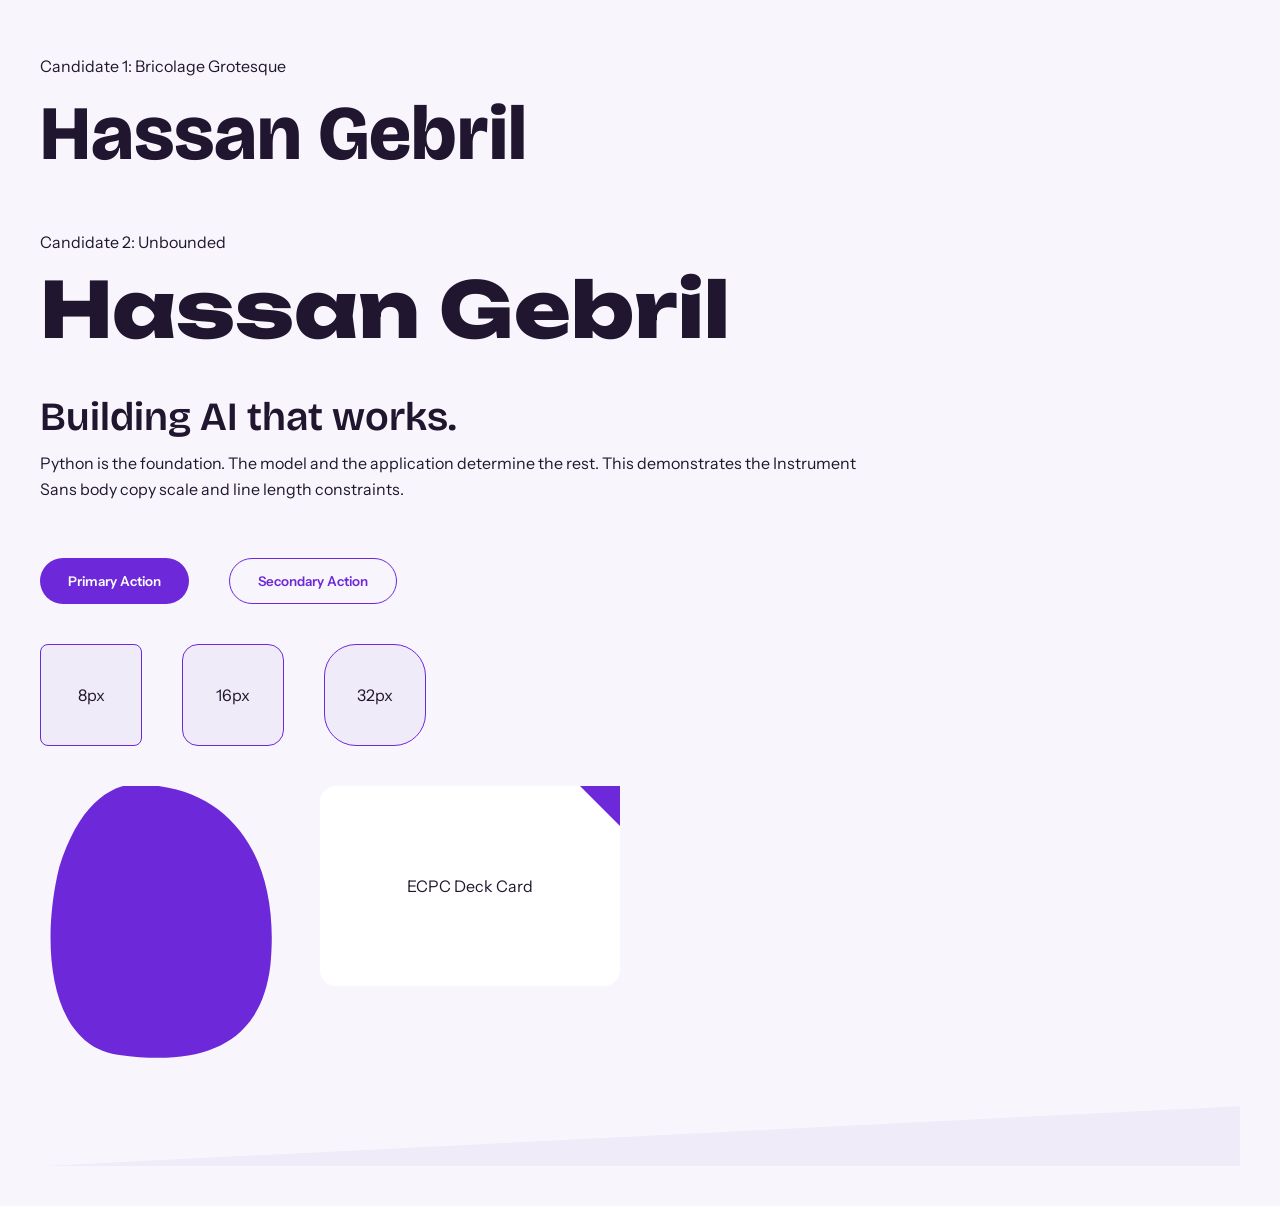
<file: docs/style-tile.html>
<!DOCTYPE html>
<html lang="en">
<head>
  <meta charset="UTF-8">
  <title>Style Tile - Hassan Gebril</title>
  <meta name="viewport" content="width=device-width, initial-scale=1.0">
  <link rel="preconnect" href="https://fonts.googleapis.com">
  <link rel="preconnect" href="https://fonts.gstatic.com" crossorigin>
  <link href="https://fonts.googleapis.com/css2?family=Bricolage+Grotesque:opsz,wght@12..96,600;12..96,800&family=Instrument+Sans:wght@400;600&family=Unbounded:wght@600;800&display=swap" rel="stylesheet">
  <style>
    :root {
      /* Dark mode */
      --dark-base: #0d0714;
      --dark-raised: #140b1e;
      --dark-elevated: #1b1027;
      --dark-accent: #9b6dff;
      --dark-text: #f7f2ff;

      /* Light mode */
      --light-base: #f8f6fc;
      --light-raised: #f0ebf8;
      --light-elevated: #ffffff;
      --light-accent: #6d28d9;
      --light-text: #21162f;

      --bg-base: var(--dark-base);
      --bg-raised: var(--dark-raised);
      --bg-elevated: var(--dark-elevated);
      --accent: var(--dark-accent);
      --text: var(--dark-text);
      
      --r-s: 8px;
      --r-m: 16px;
      --r-l: 32px;
    }
    
    @media (prefers-color-scheme: light) {
      :root {
        --bg-base: var(--light-base);
        --bg-raised: var(--light-raised);
        --bg-elevated: var(--light-elevated);
        --accent: var(--light-accent);
        --text: var(--light-text);
      }
    }

    body {
      background: var(--bg-base);
      color: var(--text);
      font-family: 'Instrument Sans', sans-serif;
      margin: 0;
      padding: 40px;
    }
    
    .c1 { font-family: 'Bricolage Grotesque', sans-serif; }
    .c2 { font-family: 'Unbounded', sans-serif; }

    .grid { display: grid; gap: 40px; }
    .row { display: flex; gap: 40px; flex-wrap: wrap; }
    
    .type-scale h1 { font-size: clamp(3rem, 6vw, 5rem); font-weight: 800; margin: 0; line-height: 1.1; }
    .type-scale h2 { font-size: clamp(1.8rem, 4vw, 2.5rem); font-weight: 600; margin: 0; line-height: 1.2; }
    .type-scale h3 { font-size: clamp(1.2rem, 2vw, 1.5rem); font-weight: 600; margin: 0; }
    .type-scale p { font-size: 1rem; line-height: 1.6; max-width: 75ch; margin-top: 10px; }

    .btn {
      padding: 14px 28px;
      border-radius: var(--r-l);
      background: var(--accent);
      color: #fff;
      border: none;
      font-weight: 600;
      font-family: inherit;
      cursor: pointer;
    }
    .btn-secondary {
      background: transparent;
      border: 1px solid var(--accent);
      color: var(--accent);
    }
    
    .radii-box {
      width: 100px; height: 100px;
      background: var(--bg-raised);
      display: grid; place-items: center;
      border: 1px solid var(--accent);
    }
    
    /* Organic Mask */
    .portrait-mask {
      width: 240px; height: 280px;
      background: var(--accent);
      clip-path: url(#organic-mask);
    }
    
    /* SVG Divider */
    .divider {
      width: 100%; height: 60px;
      background: var(--bg-raised);
      clip-path: polygon(0 100%, 100% 0, 100% 100%);
    }

    /* Dummy ECPC Card */
    .ecpc-card {
      width: 300px; height: 200px;
      background: var(--bg-elevated);
      border-radius: var(--r-m);
      display: flex; align-items: center; justify-content: center;
      position: relative;
    }
    .corner-peel {
      position: absolute; top: 0; right: 0;
      width: 0; height: 0;
      border-top: 40px solid var(--accent);
      border-left: 40px solid transparent;
      border-bottom-left-radius: var(--r-s);
    }
  </style>
</head>
<body>
  <svg width="0" height="0" style="position:absolute;">
    <defs>
      <clipPath id="organic-mask" clipPathUnits="objectBoundingBox">
        <path d="M0.5,0 C0.83,0.04 1,0.29 0.96,0.64 C0.92,0.93 0.67,1 0.33,0.96 C0.04,0.93 0,0.57 0.08,0.29 C0.17,0.04 0.33,-0.04 0.5,0 Z" />
      </clipPath>
    </defs>
  </svg>
  <div class="grid">
    <div>
      <p>Candidate 1: Bricolage Grotesque</p>
      <div class="row c1 type-scale">
        <h1>Hassan Gebril</h1>
      </div>
    </div>
    
    <div>
      <p>Candidate 2: Unbounded</p>
      <div class="row c2 type-scale">
        <h1>Hassan Gebril</h1>
      </div>
    </div>

    <div class="type-scale">
      <h2 class="c1">Building AI that works.</h2>
      <p>Python is the foundation. The model and the application determine the rest. This demonstrates the Instrument Sans body copy scale and line length constraints.</p>
    </div>
    
    <div class="row">
      <button class="btn">Primary Action</button>
      <button class="btn btn-secondary">Secondary Action</button>
    </div>

    <div class="row">
      <div class="radii-box" style="border-radius: var(--r-s)">8px</div>
      <div class="radii-box" style="border-radius: var(--r-m)">16px</div>
      <div class="radii-box" style="border-radius: var(--r-l)">32px</div>
    </div>

    <div class="row">
      <div class="portrait-mask"></div>
      <div class="ecpc-card">
        <div class="corner-peel"></div>
        <p style="margin:0">ECPC Deck Card</p>
      </div>
    </div>
    
    <div class="divider"></div>
  </div>
</body>
</html>
</file>
